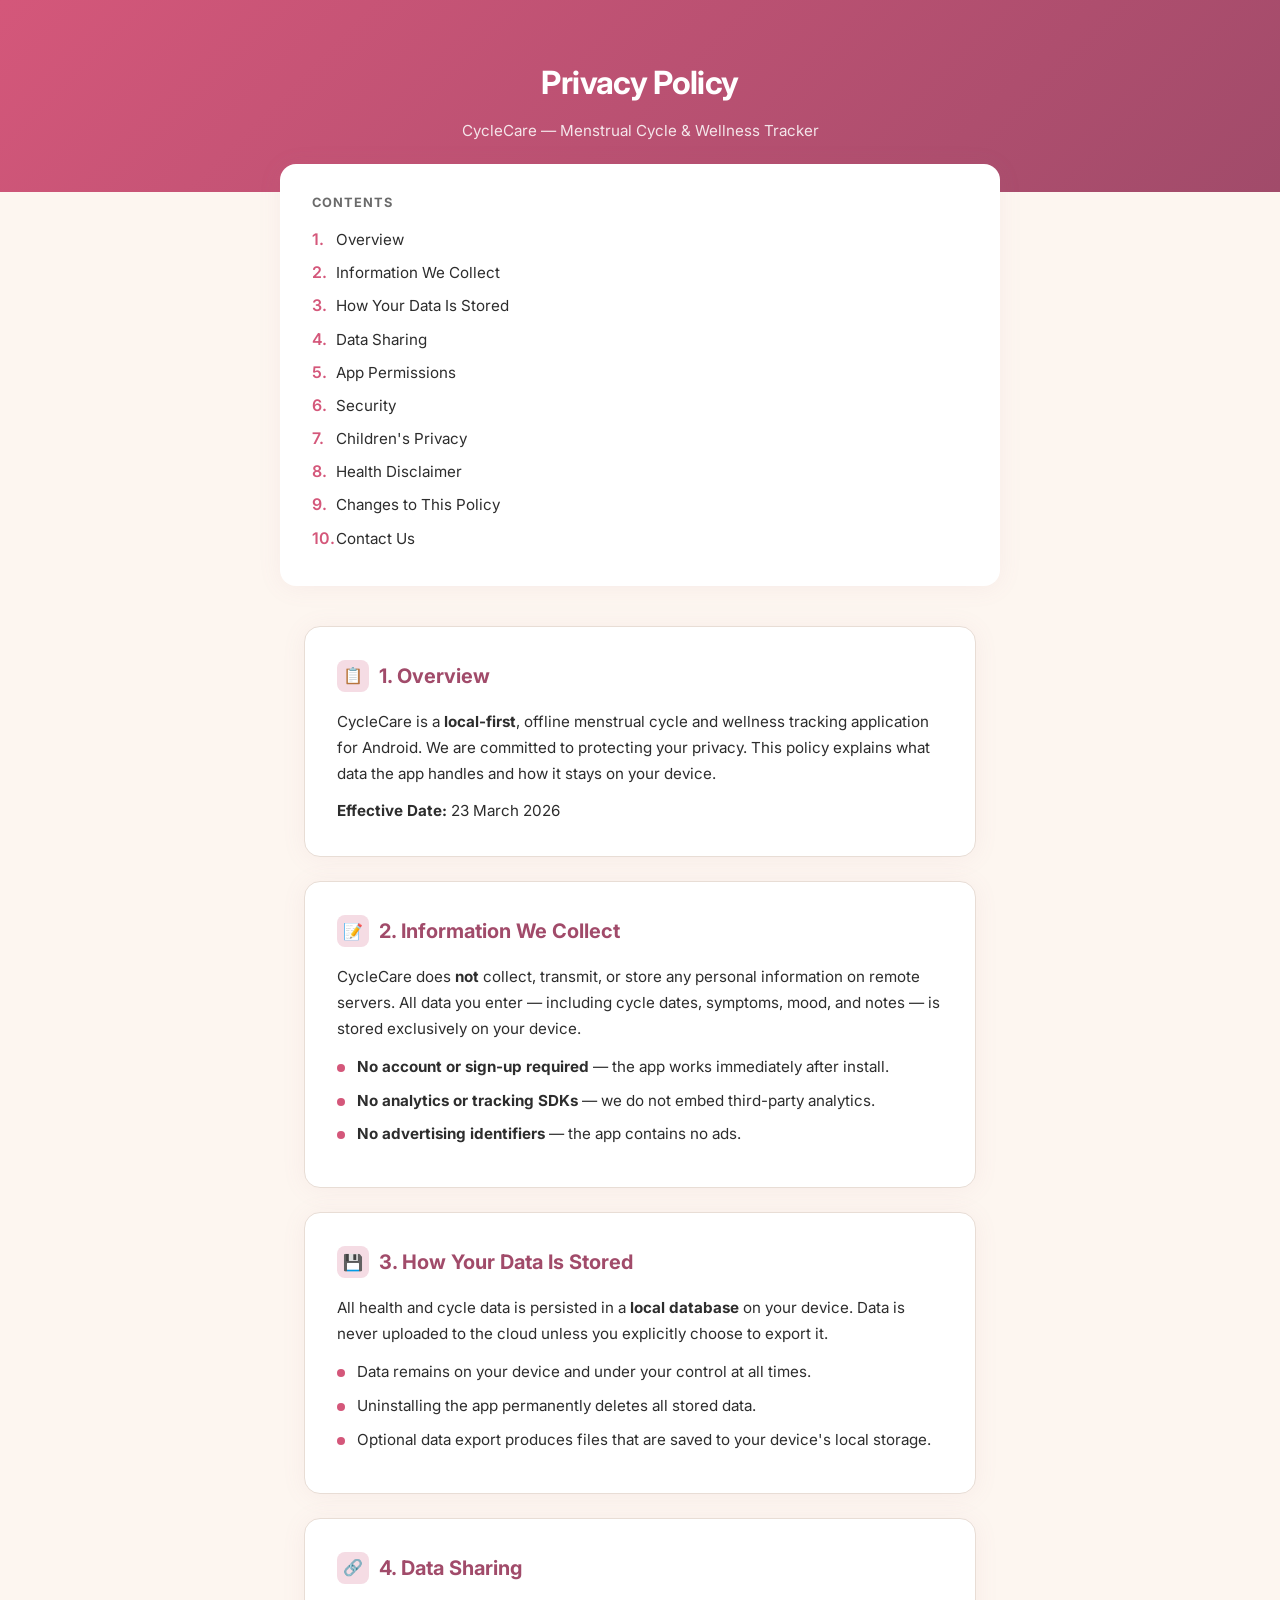
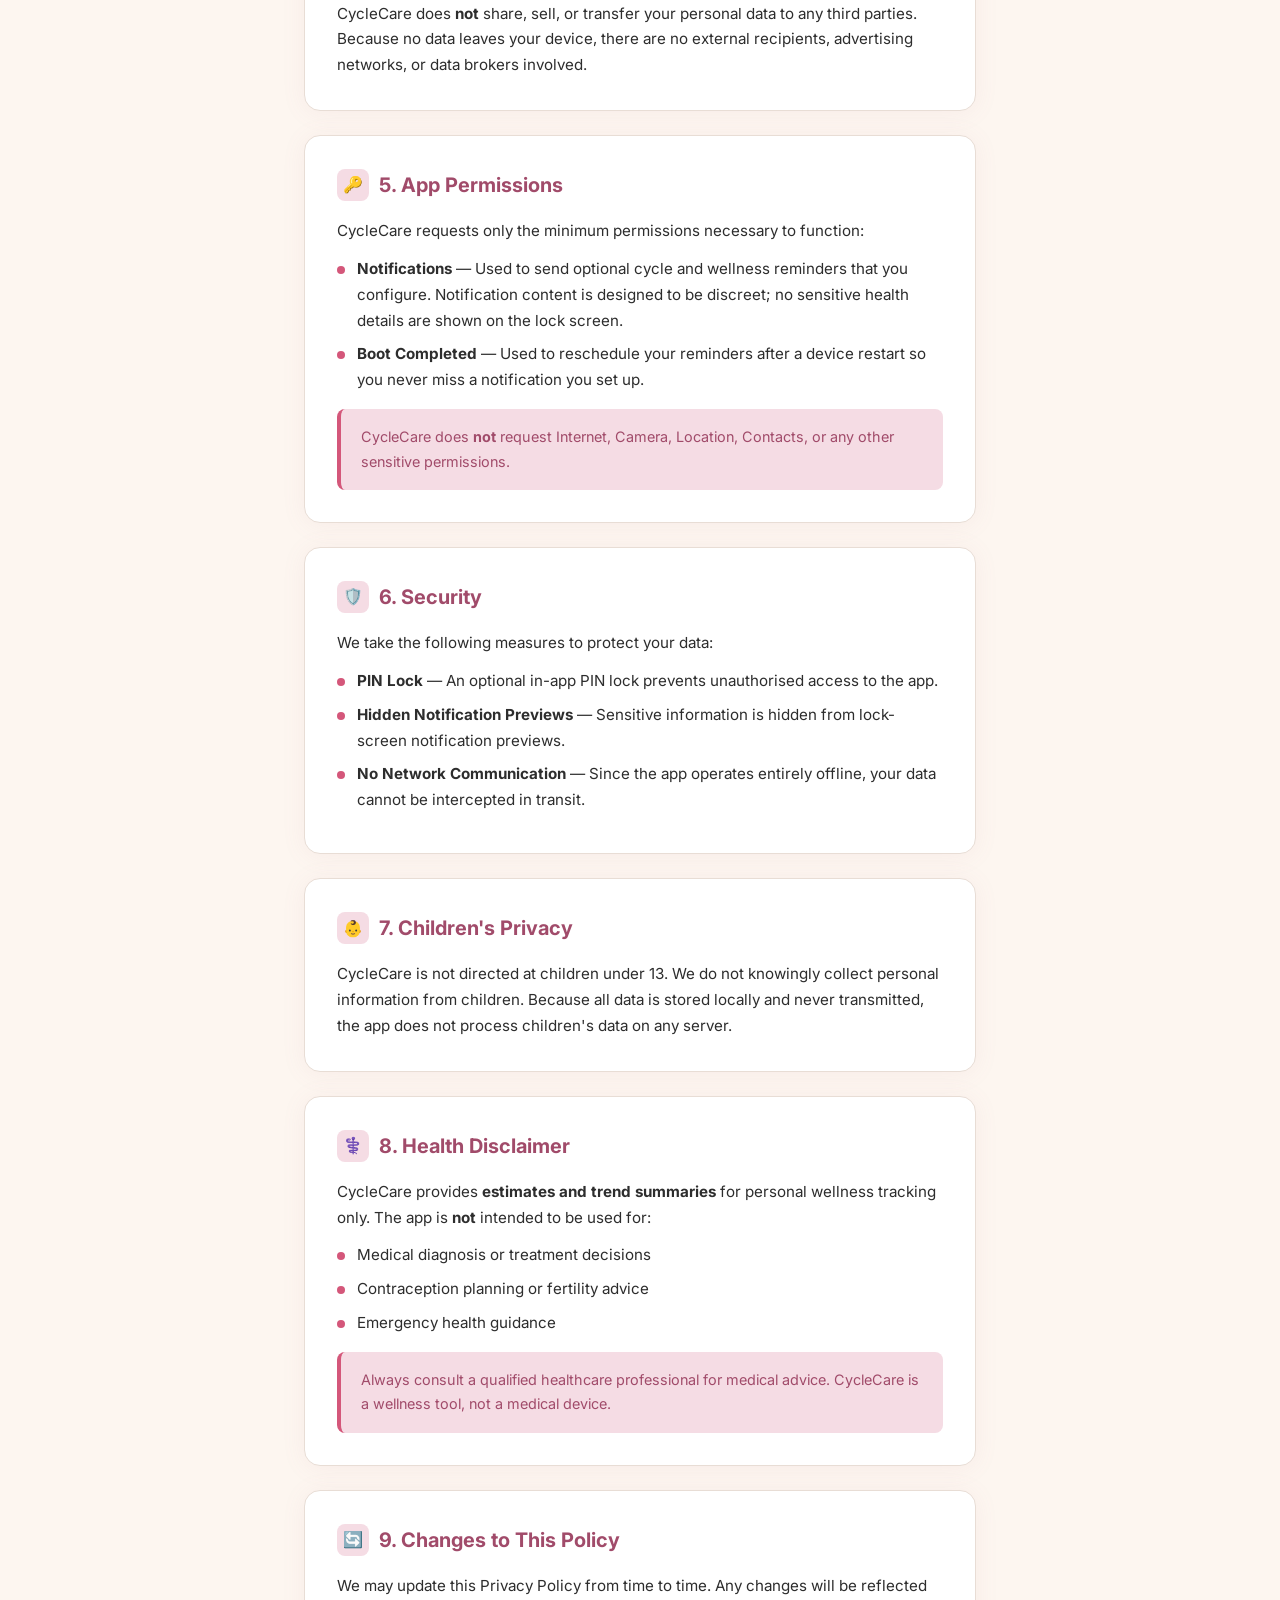
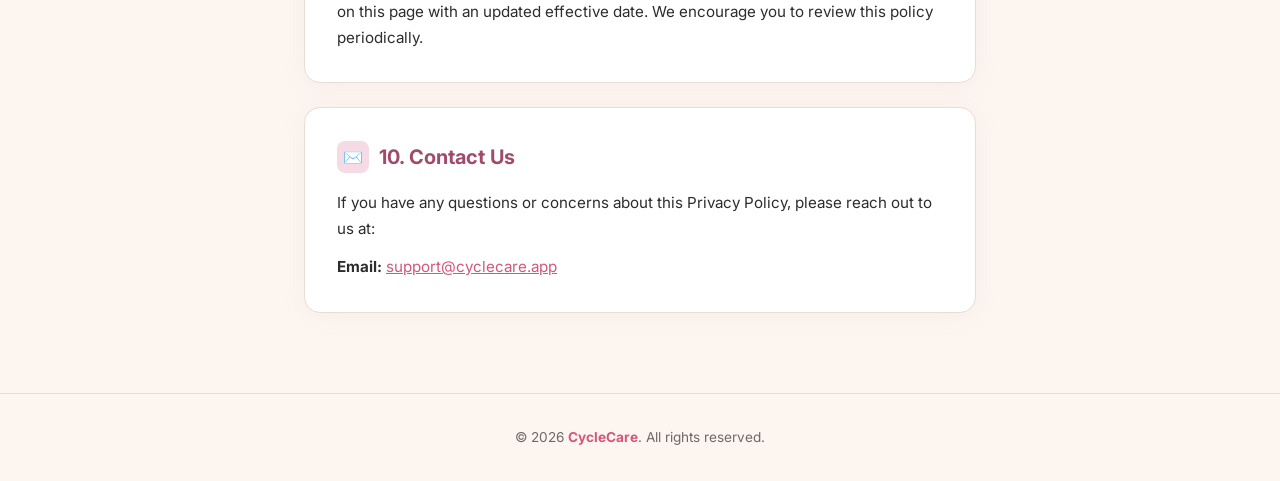
<file: index.html>
<!DOCTYPE html>
<html lang="en">
<head>
  <meta charset="UTF-8" />
  <meta name="viewport" content="width=device-width, initial-scale=1.0" />
  <title>CycleCare – Privacy Policy</title>
  <link rel="preconnect" href="https://fonts.googleapis.com" />
  <link rel="preconnect" href="https://fonts.gstatic.com" crossorigin />
  <link href="https://fonts.googleapis.com/css2?family=Inter:wght@400;500;600;700&display=swap" rel="stylesheet" />
  <style>
    *,
    *::before,
    *::after {
      margin: 0;
      padding: 0;
      box-sizing: border-box;
    }

    :root {
      --clr-bg: #fdf6f0;
      --clr-surface: #ffffff;
      --clr-primary: #d4577a;
      --clr-primary-light: #f5dce4;
      --clr-text: #2d2d2d;
      --clr-text-muted: #6b6b6b;
      --clr-border: #e8ddd5;
      --clr-accent: #a14b6a;
      --radius: 16px;
      --shadow: 0 2px 24px rgba(180, 120, 140, 0.08);
    }

    html {
      scroll-behavior: smooth;
    }

    body {
      font-family: 'Inter', -apple-system, BlinkMacSystemFont, 'Segoe UI', sans-serif;
      background: var(--clr-bg);
      color: var(--clr-text);
      line-height: 1.7;
      -webkit-font-smoothing: antialiased;
    }

    /* ── Header ───────────────────────────── */
    header {
      background: linear-gradient(135deg, #d4577a 0%, #a14b6a 100%);
      color: #fff;
      text-align: center;
      padding: 56px 24px 48px;
    }

    header h1 {
      font-size: 2rem;
      font-weight: 700;
      letter-spacing: -0.02em;
    }

    header p {
      margin-top: 8px;
      font-size: 0.95rem;
      opacity: 0.85;
    }

    /* ── Table of Contents ────────────────── */
    .toc {
      max-width: 720px;
      margin: -28px auto 0;
      background: var(--clr-surface);
      border-radius: var(--radius);
      box-shadow: var(--shadow);
      padding: 28px 32px;
      position: relative;
      z-index: 1;
    }

    .toc h2 {
      font-size: 0.8rem;
      text-transform: uppercase;
      letter-spacing: 0.08em;
      color: var(--clr-text-muted);
      margin-bottom: 12px;
    }

    .toc ol {
      list-style: none;
      counter-reset: toc-counter;
      padding: 0;
    }

    .toc li {
      counter-increment: toc-counter;
      margin-bottom: 6px;
    }

    .toc li::before {
      content: counter(toc-counter) ".";
      display: inline-block;
      width: 24px;
      color: var(--clr-primary);
      font-weight: 600;
    }

    .toc a {
      color: var(--clr-text);
      text-decoration: none;
      font-size: 0.95rem;
      transition: color 0.2s;
    }

    .toc a:hover {
      color: var(--clr-primary);
    }

    /* ── Main Content ─────────────────────── */
    main {
      max-width: 720px;
      margin: 40px auto 80px;
      padding: 0 24px;
    }

    section {
      background: var(--clr-surface);
      border-radius: var(--radius);
      box-shadow: var(--shadow);
      padding: 32px;
      margin-bottom: 24px;
      border: 1px solid var(--clr-border);
      transition: box-shadow 0.3s;
    }

    section:hover {
      box-shadow: 0 4px 32px rgba(180, 120, 140, 0.14);
    }

    section h2 {
      font-size: 1.25rem;
      font-weight: 700;
      color: var(--clr-accent);
      margin-bottom: 16px;
      display: flex;
      align-items: center;
      gap: 10px;
    }

    section h2 .icon {
      display: inline-flex;
      align-items: center;
      justify-content: center;
      width: 32px;
      height: 32px;
      background: var(--clr-primary-light);
      border-radius: 8px;
      font-size: 1rem;
      flex-shrink: 0;
    }

    section p,
    section li {
      font-size: 0.95rem;
      color: var(--clr-text);
    }

    section p + p {
      margin-top: 12px;
    }

    section ul {
      list-style: none;
      padding: 0;
      margin-top: 12px;
    }

    section ul li {
      position: relative;
      padding-left: 20px;
      margin-bottom: 8px;
    }

    section ul li::before {
      content: "";
      position: absolute;
      left: 0;
      top: 10px;
      width: 8px;
      height: 8px;
      background: var(--clr-primary);
      border-radius: 50%;
    }

    .highlight-box {
      background: var(--clr-primary-light);
      border-left: 4px solid var(--clr-primary);
      border-radius: 8px;
      padding: 16px 20px;
      margin-top: 16px;
      font-size: 0.9rem;
      color: var(--clr-accent);
    }

    /* ── Footer ───────────────────────────── */
    footer {
      text-align: center;
      padding: 32px 24px;
      font-size: 0.85rem;
      color: var(--clr-text-muted);
      border-top: 1px solid var(--clr-border);
    }

    footer strong {
      color: var(--clr-primary);
    }

    /* ── Responsive ───────────────────────── */
    @media (max-width: 600px) {
      header {
        padding: 40px 20px 36px;
      }

      header h1 {
        font-size: 1.5rem;
      }

      .toc,
      section {
        padding: 20px;
      }

      main {
        padding: 0 12px;
      }
    }
  </style>
</head>
<body>
  <header>
    <h1>Privacy Policy</h1>
    <p>CycleCare — Menstrual Cycle &amp; Wellness Tracker</p>
  </header>

  <!-- Table of Contents -->
  <nav class="toc" aria-label="Table of contents">
    <h2>Contents</h2>
    <ol>
      <li><a href="#overview">Overview</a></li>
      <li><a href="#data-collection">Information We Collect</a></li>
      <li><a href="#data-storage">How Your Data Is Stored</a></li>
      <li><a href="#data-sharing">Data Sharing</a></li>
      <li><a href="#permissions">App Permissions</a></li>
      <li><a href="#security">Security</a></li>
      <li><a href="#children">Children's Privacy</a></li>
      <li><a href="#disclaimer">Health Disclaimer</a></li>
      <li><a href="#changes">Changes to This Policy</a></li>
      <li><a href="#contact">Contact Us</a></li>
    </ol>
  </nav>

  <main>
    <!-- 1 ── Overview -->
    <section id="overview">
      <h2><span class="icon">📋</span> 1. Overview</h2>
      <p>
        CycleCare is a <strong>local-first</strong>, offline menstrual cycle and wellness tracking
        application for Android. We are committed to protecting your privacy. This policy explains
        what data the app handles and how it stays on your device.
      </p>
      <p><strong>Effective Date:</strong> 23 March 2026</p>
    </section>

    <!-- 2 ── Information We Collect -->
    <section id="data-collection">
      <h2><span class="icon">📝</span> 2. Information We Collect</h2>
      <p>
        CycleCare does <strong>not</strong> collect, transmit, or store any personal information on
        remote servers. All data you enter — including cycle dates, symptoms, mood, and notes — is
        stored exclusively on your device.
      </p>
      <ul>
        <li><strong>No account or sign-up required</strong> — the app works immediately after install.</li>
        <li><strong>No analytics or tracking SDKs</strong> — we do not embed third-party analytics.</li>
        <li><strong>No advertising identifiers</strong> — the app contains no ads.</li>
      </ul>
    </section>

    <!-- 3 ── How Your Data Is Stored -->
    <section id="data-storage">
      <h2><span class="icon">💾</span> 3. How Your Data Is Stored</h2>
      <p>
        All health and cycle data is persisted in a <strong>local database</strong> on your device.
        Data is never uploaded to the cloud unless you explicitly choose to export it.
      </p>
      <ul>
        <li>Data remains on your device and under your control at all times.</li>
        <li>Uninstalling the app permanently deletes all stored data.</li>
        <li>Optional data export produces files that are saved to your device's local storage.</li>
      </ul>
    </section>

    <!-- 4 ── Data Sharing -->
    <section id="data-sharing">
      <h2><span class="icon">🔗</span> 4. Data Sharing</h2>
      <p>
        CycleCare does <strong>not</strong> share, sell, or transfer your personal data to any third
        parties. Because no data leaves your device, there are no external recipients, advertising
        networks, or data brokers involved.
      </p>
    </section>

    <!-- 5 ── App Permissions -->
    <section id="permissions">
      <h2><span class="icon">🔑</span> 5. App Permissions</h2>
      <p>CycleCare requests only the minimum permissions necessary to function:</p>
      <ul>
        <li>
          <strong>Notifications</strong> — Used to send optional cycle and wellness reminders that you
          configure. Notification content is designed to be discreet; no sensitive health details are
          shown on the lock screen.
        </li>
        <li>
          <strong>Boot Completed</strong> — Used to reschedule your reminders after a device restart so
          you never miss a notification you set up.
        </li>
      </ul>
      <div class="highlight-box">
        CycleCare does <strong>not</strong> request Internet, Camera, Location, Contacts, or any other
        sensitive permissions.
      </div>
    </section>

    <!-- 6 ── Security -->
    <section id="security">
      <h2><span class="icon">🛡️</span> 6. Security</h2>
      <p>We take the following measures to protect your data:</p>
      <ul>
        <li><strong>PIN Lock</strong> — An optional in-app PIN lock prevents unauthorised access to the app.</li>
        <li><strong>Hidden Notification Previews</strong> — Sensitive information is hidden from lock-screen notification previews.</li>
        <li><strong>No Network Communication</strong> — Since the app operates entirely offline, your data cannot be intercepted in transit.</li>
      </ul>
    </section>

    <!-- 7 ── Children's Privacy -->
    <section id="children">
      <h2><span class="icon">👶</span> 7. Children's Privacy</h2>
      <p>
        CycleCare is not directed at children under 13. We do not knowingly collect personal
        information from children. Because all data is stored locally and never transmitted, the app
        does not process children's data on any server.
      </p>
    </section>

    <!-- 8 ── Health Disclaimer -->
    <section id="disclaimer">
      <h2><span class="icon">⚕️</span> 8. Health Disclaimer</h2>
      <p>
        CycleCare provides <strong>estimates and trend summaries</strong> for personal wellness
        tracking only. The app is <strong>not</strong> intended to be used for:
      </p>
      <ul>
        <li>Medical diagnosis or treatment decisions</li>
        <li>Contraception planning or fertility advice</li>
        <li>Emergency health guidance</li>
      </ul>
      <div class="highlight-box">
        Always consult a qualified healthcare professional for medical advice. CycleCare is a wellness
        tool, not a medical device.
      </div>
    </section>

    <!-- 9 ── Changes to This Policy -->
    <section id="changes">
      <h2><span class="icon">🔄</span> 9. Changes to This Policy</h2>
      <p>
        We may update this Privacy Policy from time to time. Any changes will be reflected on this
        page with an updated effective date. We encourage you to review this policy periodically.
      </p>
    </section>

    <!-- 10 ── Contact Us -->
    <section id="contact">
      <h2><span class="icon">✉️</span> 10. Contact Us</h2>
      <p>
        If you have any questions or concerns about this Privacy Policy, please reach out to us at:
      </p>
      <p>
        <strong>Email:</strong>
        <a href="mailto:support@cyclecare.app" style="color: var(--clr-primary);">support@cyclecare.app</a>
      </p>
    </section>
  </main>

  <footer>
    <p>&copy; 2026 <strong>CycleCare</strong>. All rights reserved.</p>
  </footer>
</body>
</html>
</file>
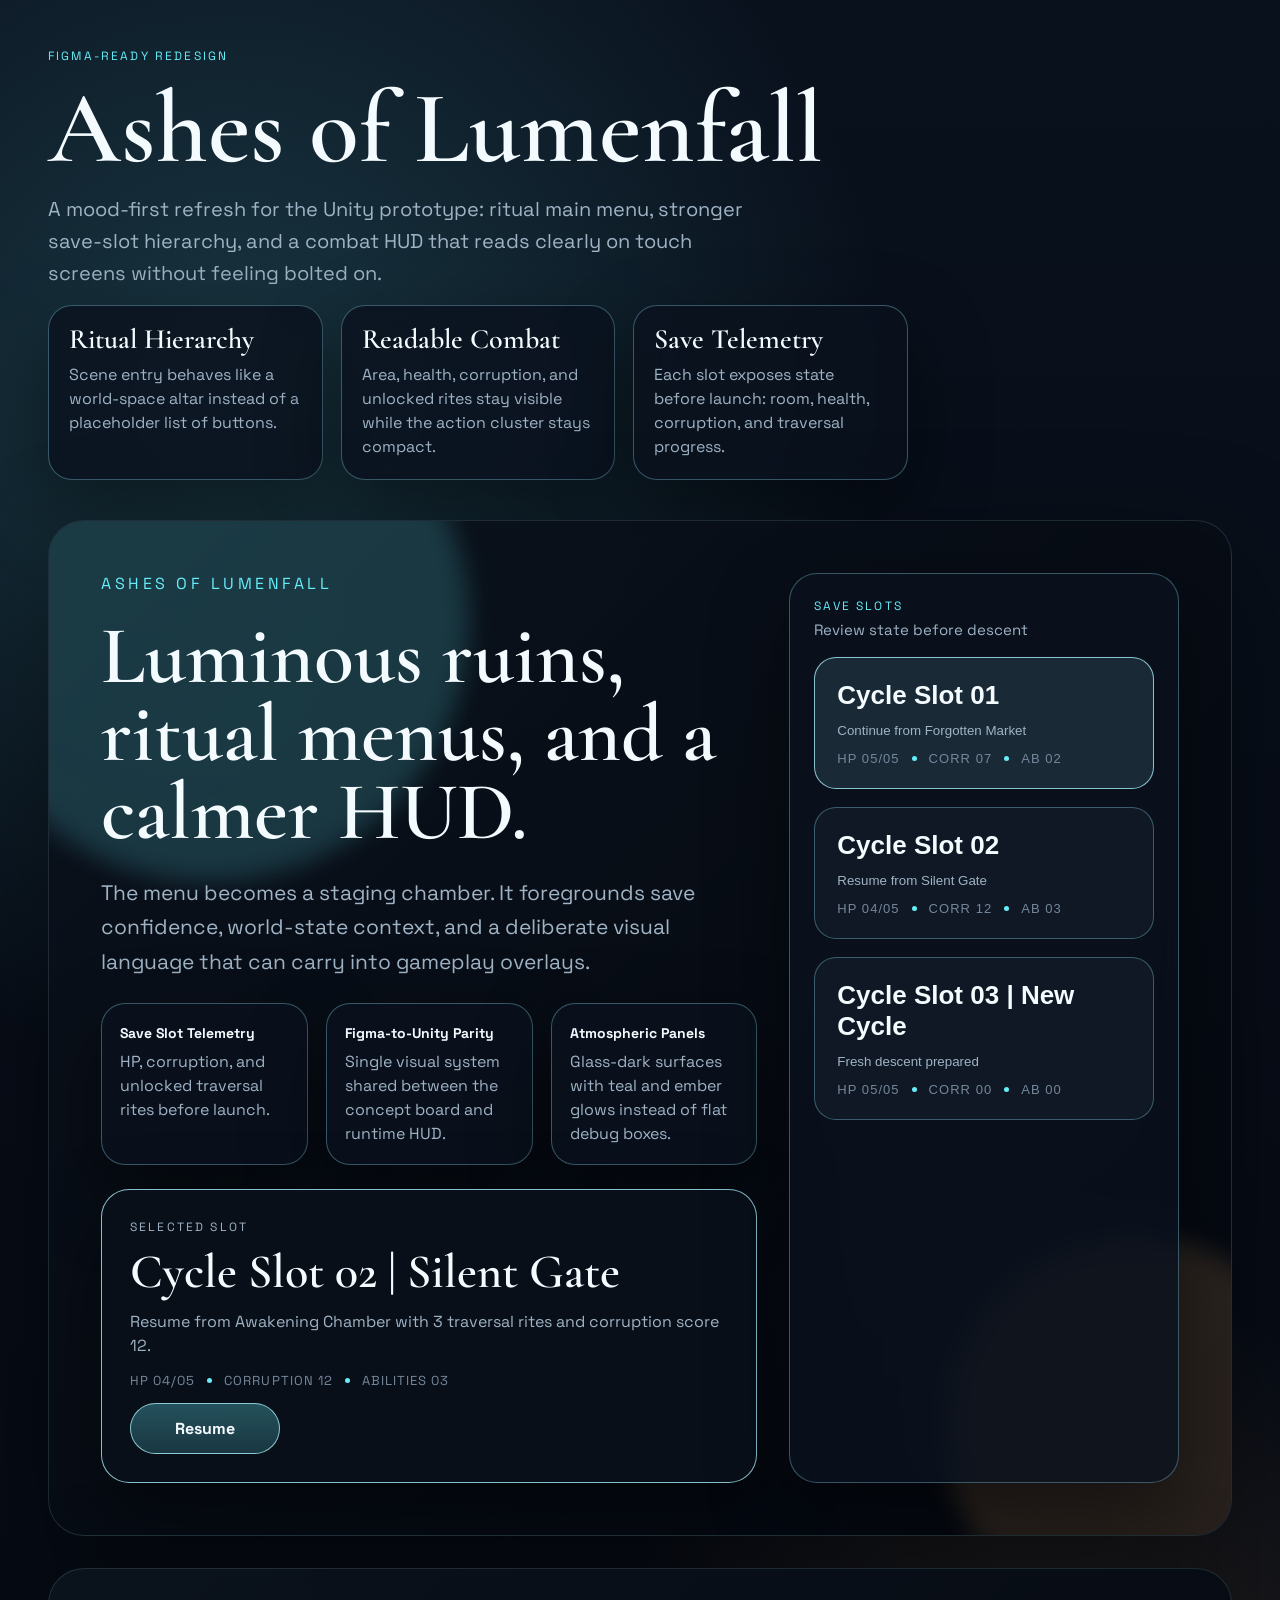
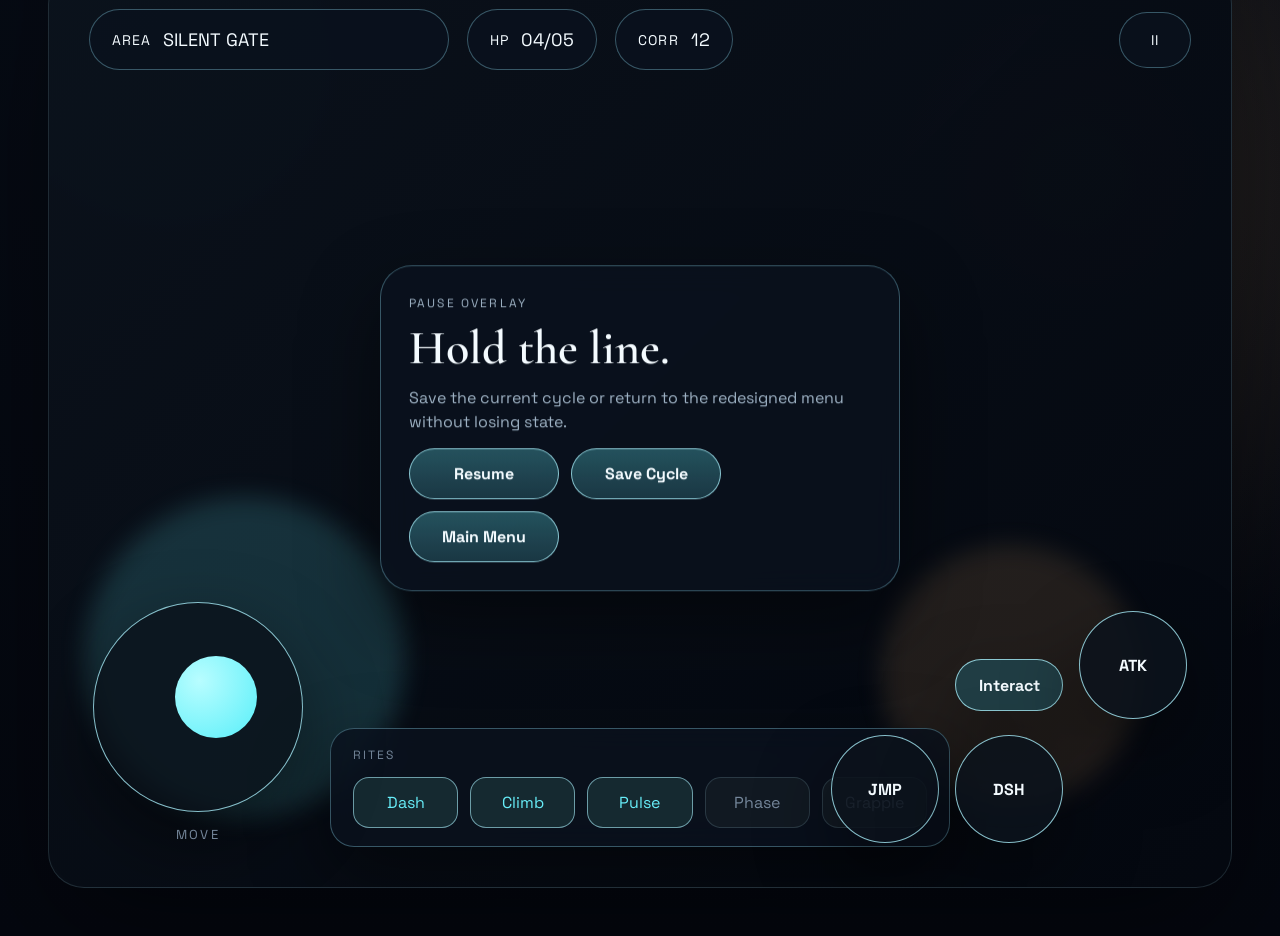
<file: period/figma-redesign/index.html>
<!doctype html>
<html lang="en">
  <head>
    <meta charset="utf-8" />
    <meta name="viewport" content="width=device-width, initial-scale=1" />
    <title>Ashes of Lumenfall UI Redesign</title>
    <link
      rel="icon"
      href="data:image/svg+xml,%3Csvg xmlns='http://www.w3.org/2000/svg' viewBox='0 0 64 64'%3E%3Crect width='64' height='64' rx='18' fill='%23050a12'/%3E%3Cpath d='M32 10 18 32h10l-5 22 23-30H35l6-14Z' fill='%2367edf8'/%3E%3C/svg%3E"
    />
    <link rel="preconnect" href="https://fonts.googleapis.com" />
    <link rel="preconnect" href="https://fonts.gstatic.com" crossorigin />
    <link
      href="https://fonts.googleapis.com/css2?family=Cormorant+Garamond:wght@500;600;700&family=Space+Grotesk:wght@400;500;700&display=swap"
      rel="stylesheet"
    />
    <script src="https://mcp.figma.com/mcp/html-to-design/capture.js" async></script>
    <link rel="stylesheet" href="./styles.css" />
  </head>
  <body>
    <main class="page-shell">
      <section class="hero-copy">
        <p class="eyebrow">Figma-Ready Redesign</p>
        <h1>Ashes of Lumenfall</h1>
        <p class="lede">
          A mood-first refresh for the Unity prototype: ritual main menu, stronger save-slot hierarchy,
          and a combat HUD that reads clearly on touch screens without feeling bolted on.
        </p>
        <div class="principles">
          <article>
            <h2>Ritual Hierarchy</h2>
            <p>Scene entry behaves like a world-space altar instead of a placeholder list of buttons.</p>
          </article>
          <article>
            <h2>Readable Combat</h2>
            <p>Area, health, corruption, and unlocked rites stay visible while the action cluster stays compact.</p>
          </article>
          <article>
            <h2>Save Telemetry</h2>
            <p>Each slot exposes state before launch: room, health, corruption, and traversal progress.</p>
          </article>
        </div>
      </section>

      <section class="design-board">
        <article class="screen menu-screen">
          <div class="orb orb-a"></div>
          <div class="orb orb-b"></div>
          <div class="menu-left">
            <p class="overline">Ashes of Lumenfall</p>
            <h2>Luminous ruins, ritual menus, and a calmer HUD.</h2>
            <p class="copy">
              The menu becomes a staging chamber. It foregrounds save confidence, world-state context,
              and a deliberate visual language that can carry into gameplay overlays.
            </p>
            <div class="feature-grid">
              <div class="feature-card">
                <span>Save Slot Telemetry</span>
                <p>HP, corruption, and unlocked traversal rites before launch.</p>
              </div>
              <div class="feature-card">
                <span>Figma-to-Unity Parity</span>
                <p>Single visual system shared between the concept board and runtime HUD.</p>
              </div>
              <div class="feature-card">
                <span>Atmospheric Panels</span>
                <p>Glass-dark surfaces with teal and ember glows instead of flat debug boxes.</p>
              </div>
            </div>
            <div class="selected-slot">
              <p class="small-label">Selected Slot</p>
              <h3>Cycle Slot 02 | Silent Gate</h3>
              <p>Resume from Awakening Chamber with 3 traversal rites and corruption score 12.</p>
              <div class="slot-meta">HP 04/05 <span></span> CORRUPTION 12 <span></span> ABILITIES 03</div>
              <button>Resume</button>
            </div>
          </div>

          <aside class="menu-right">
            <div class="panel-header">
              <p>Save Slots</p>
              <span>Review state before descent</span>
            </div>
            <button class="save-card active">
              <strong>Cycle Slot 01</strong>
              <p>Continue from Forgotten Market</p>
              <small>HP 05/05 <span></span> CORR 07 <span></span> AB 02</small>
            </button>
            <button class="save-card">
              <strong>Cycle Slot 02</strong>
              <p>Resume from Silent Gate</p>
              <small>HP 04/05 <span></span> CORR 12 <span></span> AB 03</small>
            </button>
            <button class="save-card">
              <strong>Cycle Slot 03 | New Cycle</strong>
              <p>Fresh descent prepared</p>
              <small>HP 05/05 <span></span> CORR 00 <span></span> AB 00</small>
            </button>
          </aside>
        </article>

        <article class="screen hud-screen">
          <div class="hud-scene-glow hud-glow-left"></div>
          <div class="hud-scene-glow hud-glow-right"></div>
          <div class="hud-top">
            <div class="chip wide">AREA <span>Silent Gate</span></div>
            <div class="chip">HP <span>04/05</span></div>
            <div class="chip">CORR <span>12</span></div>
            <div class="chip pause">II</div>
          </div>

          <div class="hud-abilities">
            <p>Rites</p>
            <div class="ability-list">
              <span class="on">Dash</span>
              <span class="on">Climb</span>
              <span class="on">Pulse</span>
              <span>Phase</span>
              <span>Grapple</span>
            </div>
          </div>

          <div class="stick">
            <div class="stick-ring">
              <div class="stick-knob"></div>
            </div>
            <p>Move</p>
          </div>

          <div class="action-cluster">
            <button class="context-chip">Interact</button>
            <button>ATK</button>
            <button>JMP</button>
            <button>DSH</button>
          </div>

          <div class="pause-modal">
            <p class="small-label">Pause Overlay</p>
            <h3>Hold the line.</h3>
            <p>Save the current cycle or return to the redesigned menu without losing state.</p>
            <div class="pause-actions">
              <button>Resume</button>
              <button>Save Cycle</button>
              <button>Main Menu</button>
            </div>
          </div>
        </article>
      </section>
    </main>
  </body>
</html>
</file>
<file: period/figma-redesign/styles.css>
:root {
  --bg: #050913;
  --panel: rgba(10, 18, 30, 0.82);
  --panel-strong: rgba(9, 16, 26, 0.94);
  --border: rgba(125, 194, 214, 0.4);
  --border-strong: rgba(167, 235, 247, 0.8);
  --text: #f4fbff;
  --muted: #9fb3c5;
  --dim: #75879b;
  --accent: #67edf8;
  --accent-soft: rgba(103, 237, 248, 0.2);
  --ember: #f7b56a;
  --ember-soft: rgba(247, 181, 106, 0.18);
  --shadow: 0 30px 80px rgba(0, 0, 0, 0.45);
}

* {
  box-sizing: border-box;
}

body {
  margin: 0;
  min-height: 100vh;
  font-family: "Space Grotesk", sans-serif;
  color: var(--text);
  background:
    radial-gradient(circle at 18% 16%, rgba(103, 237, 248, 0.18), transparent 28%),
    radial-gradient(circle at 84% 70%, rgba(247, 181, 106, 0.14), transparent 24%),
    linear-gradient(180deg, #09111d 0%, #04070f 100%);
}

.page-shell {
  display: grid;
  gap: 40px;
  padding: 48px;
}

.hero-copy {
  display: grid;
  gap: 16px;
  max-width: 860px;
}

.eyebrow,
.small-label,
.panel-header p {
  margin: 0;
  letter-spacing: 0.18em;
  text-transform: uppercase;
  font-size: 12px;
  color: var(--accent);
}

h1,
h2,
h3 {
  margin: 0;
  font-family: "Cormorant Garamond", serif;
  font-weight: 600;
  line-height: 0.95;
}

h1 {
  font-size: clamp(56px, 8vw, 112px);
}

.lede {
  max-width: 720px;
  margin: 0;
  font-size: 20px;
  line-height: 1.6;
  color: var(--muted);
}

.principles {
  display: grid;
  grid-template-columns: repeat(3, minmax(0, 1fr));
  gap: 18px;
}

.principles article,
.feature-card,
.selected-slot,
.menu-right,
.pause-modal,
.hud-abilities {
  background: var(--panel);
  border: 1px solid var(--border);
  box-shadow: var(--shadow);
  backdrop-filter: blur(14px);
}

.principles article {
  padding: 20px;
  border-radius: 24px;
}

.principles h2 {
  font-size: 28px;
  margin-bottom: 10px;
}

.principles p,
.feature-card p,
.selected-slot p,
.save-card p,
.pause-modal p {
  margin: 0;
  color: var(--muted);
  line-height: 1.5;
}

.design-board {
  display: grid;
  gap: 32px;
}

.screen {
  position: relative;
  overflow: hidden;
  min-height: 920px;
  border-radius: 36px;
  border: 1px solid rgba(161, 210, 220, 0.16);
  background:
    linear-gradient(135deg, rgba(11, 18, 28, 0.96), rgba(4, 8, 16, 0.98)),
    radial-gradient(circle at 10% 10%, rgba(103, 237, 248, 0.12), transparent 24%),
    radial-gradient(circle at 90% 88%, rgba(247, 181, 106, 0.1), transparent 20%);
  box-shadow: 0 42px 120px rgba(0, 0, 0, 0.42);
}

.menu-screen {
  display: grid;
  grid-template-columns: 1.6fr 0.95fr;
  gap: 32px;
  padding: 52px;
}

.orb,
.hud-scene-glow {
  position: absolute;
  border-radius: 999px;
  filter: blur(12px);
}

.orb-a {
  width: 520px;
  height: 520px;
  top: -160px;
  left: -100px;
  background: rgba(103, 237, 248, 0.18);
}

.orb-b {
  width: 380px;
  height: 380px;
  right: -90px;
  bottom: -80px;
  background: rgba(247, 181, 106, 0.15);
}

.menu-left,
.menu-right {
  position: relative;
  z-index: 1;
}

.menu-left {
  display: grid;
  align-content: start;
  gap: 24px;
}

.menu-left .overline {
  margin: 0;
  letter-spacing: 0.22em;
  text-transform: uppercase;
  color: var(--accent);
}

.menu-left h2 {
  max-width: 760px;
  font-size: 82px;
}

.menu-left .copy {
  max-width: 640px;
  margin: 0;
  font-size: 21px;
  line-height: 1.65;
  color: var(--muted);
}

.feature-grid {
  display: grid;
  grid-template-columns: repeat(3, minmax(0, 1fr));
  gap: 18px;
}

.feature-card {
  padding: 18px;
  border-radius: 24px;
}

.feature-card span {
  display: inline-block;
  margin-bottom: 8px;
  font-size: 14px;
  font-weight: 700;
  color: var(--text);
}

.selected-slot {
  display: grid;
  gap: 14px;
  width: min(760px, 100%);
  padding: 28px;
  border-radius: 28px;
  background: var(--panel-strong);
  border-color: var(--border-strong);
}

.selected-slot h3,
.pause-modal h3 {
  font-size: 48px;
}

.slot-meta,
.save-card small {
  display: flex;
  align-items: center;
  gap: 12px;
  color: var(--dim);
  font-size: 13px;
  text-transform: uppercase;
  letter-spacing: 0.08em;
}

.slot-meta span,
.save-card small span {
  width: 5px;
  height: 5px;
  border-radius: 999px;
  background: var(--accent);
}

.selected-slot button,
.pause-actions button {
  width: fit-content;
  min-width: 150px;
  padding: 14px 26px;
  border: 1px solid var(--border-strong);
  border-radius: 999px;
  background: linear-gradient(180deg, rgba(103, 237, 248, 0.3), rgba(103, 237, 248, 0.18));
  color: var(--text);
  font: inherit;
  font-weight: 700;
}

.menu-right {
  display: grid;
  align-content: start;
  gap: 18px;
  padding: 24px;
  border-radius: 28px;
}

.panel-header {
  display: grid;
  gap: 6px;
}

.panel-header span {
  color: var(--muted);
  font-size: 15px;
}

.save-card {
  display: grid;
  gap: 10px;
  width: 100%;
  padding: 22px;
  border: 1px solid var(--border);
  border-radius: 22px;
  background: rgba(18, 28, 40, 0.82);
  color: var(--text);
  text-align: left;
}

.save-card.active {
  background: rgba(27, 43, 56, 0.96);
  border-color: var(--border-strong);
}

.save-card strong {
  font-size: 26px;
  font-weight: 700;
}

.hud-screen {
  padding: 40px;
}

.hud-glow-left {
  width: 320px;
  height: 320px;
  bottom: 70px;
  left: 36px;
  background: rgba(103, 237, 248, 0.16);
}

.hud-glow-right {
  width: 260px;
  height: 260px;
  bottom: 82px;
  right: 90px;
  background: rgba(247, 181, 106, 0.12);
}

.hud-top {
  display: flex;
  gap: 18px;
  align-items: center;
}

.chip {
  display: inline-flex;
  align-items: center;
  gap: 12px;
  padding: 18px 22px;
  border-radius: 999px;
  background: rgba(10, 18, 30, 0.82);
  border: 1px solid var(--border);
  color: var(--text);
  text-transform: uppercase;
  letter-spacing: 0.08em;
  font-size: 14px;
}

.chip span {
  letter-spacing: 0;
  font-size: 18px;
  color: var(--text);
}

.chip.wide {
  min-width: 360px;
}

.chip.pause {
  margin-left: auto;
  width: 72px;
  justify-content: center;
}

.hud-abilities {
  position: absolute;
  left: 50%;
  bottom: 40px;
  transform: translateX(-50%);
  display: grid;
  gap: 14px;
  padding: 18px 22px;
  width: min(620px, calc(100% - 80px));
  border-radius: 24px;
}

.hud-abilities p {
  margin: 0;
  text-transform: uppercase;
  letter-spacing: 0.16em;
  color: var(--dim);
  font-size: 12px;
}

.ability-list {
  display: grid;
  grid-template-columns: repeat(5, 1fr);
  gap: 12px;
}

.ability-list span {
  padding: 14px 10px;
  border-radius: 16px;
  text-align: center;
  color: var(--dim);
  background: rgba(20, 28, 38, 0.84);
  border: 1px solid rgba(128, 171, 185, 0.22);
}

.ability-list span.on {
  color: var(--accent);
  border-color: rgba(167, 235, 247, 0.6);
  background: rgba(23, 44, 52, 0.92);
}

.stick {
  position: absolute;
  left: 44px;
  bottom: 44px;
  display: grid;
  justify-items: center;
  gap: 14px;
}

.stick-ring {
  display: grid;
  place-items: center;
  width: 210px;
  height: 210px;
  border-radius: 999px;
  border: 1px solid var(--border-strong);
  background: rgba(10, 16, 24, 0.76);
  box-shadow: var(--shadow);
}

.stick-knob {
  width: 82px;
  height: 82px;
  border-radius: 999px;
  background: radial-gradient(circle at 30% 30%, #b8fdff, #58eff9);
  transform: translate(18px, -10px);
}

.stick p {
  margin: 0;
  text-transform: uppercase;
  letter-spacing: 0.18em;
  font-size: 13px;
  color: var(--dim);
}

.action-cluster {
  position: absolute;
  right: 44px;
  bottom: 44px;
  display: grid;
  grid-template-columns: repeat(3, 108px);
  gap: 16px;
  align-items: end;
}

.action-cluster button {
  height: 108px;
  border: 1px solid var(--border-strong);
  border-radius: 999px;
  background: rgba(12, 19, 28, 0.88);
  color: var(--text);
  font: inherit;
  font-weight: 700;
  box-shadow: var(--shadow);
}

.action-cluster .context-chip {
  grid-column: 2 / span 1;
  height: 52px;
  margin-bottom: 8px;
  border-radius: 999px;
  background: rgba(33, 65, 72, 0.92);
}

.pause-modal {
  position: absolute;
  top: 50%;
  left: 50%;
  display: grid;
  gap: 14px;
  width: min(520px, calc(100% - 120px));
  padding: 28px;
  border-radius: 32px;
  transform: translate(-50%, -50%);
}

.pause-actions {
  display: flex;
  gap: 12px;
  flex-wrap: wrap;
}

@media (max-width: 1100px) {
  .principles,
  .feature-grid,
  .menu-screen {
    grid-template-columns: 1fr;
  }

  .menu-left h2 {
    font-size: 60px;
  }

  .screen {
    min-height: 1200px;
  }

  .hud-screen {
    min-height: 980px;
  }
}
</file>
